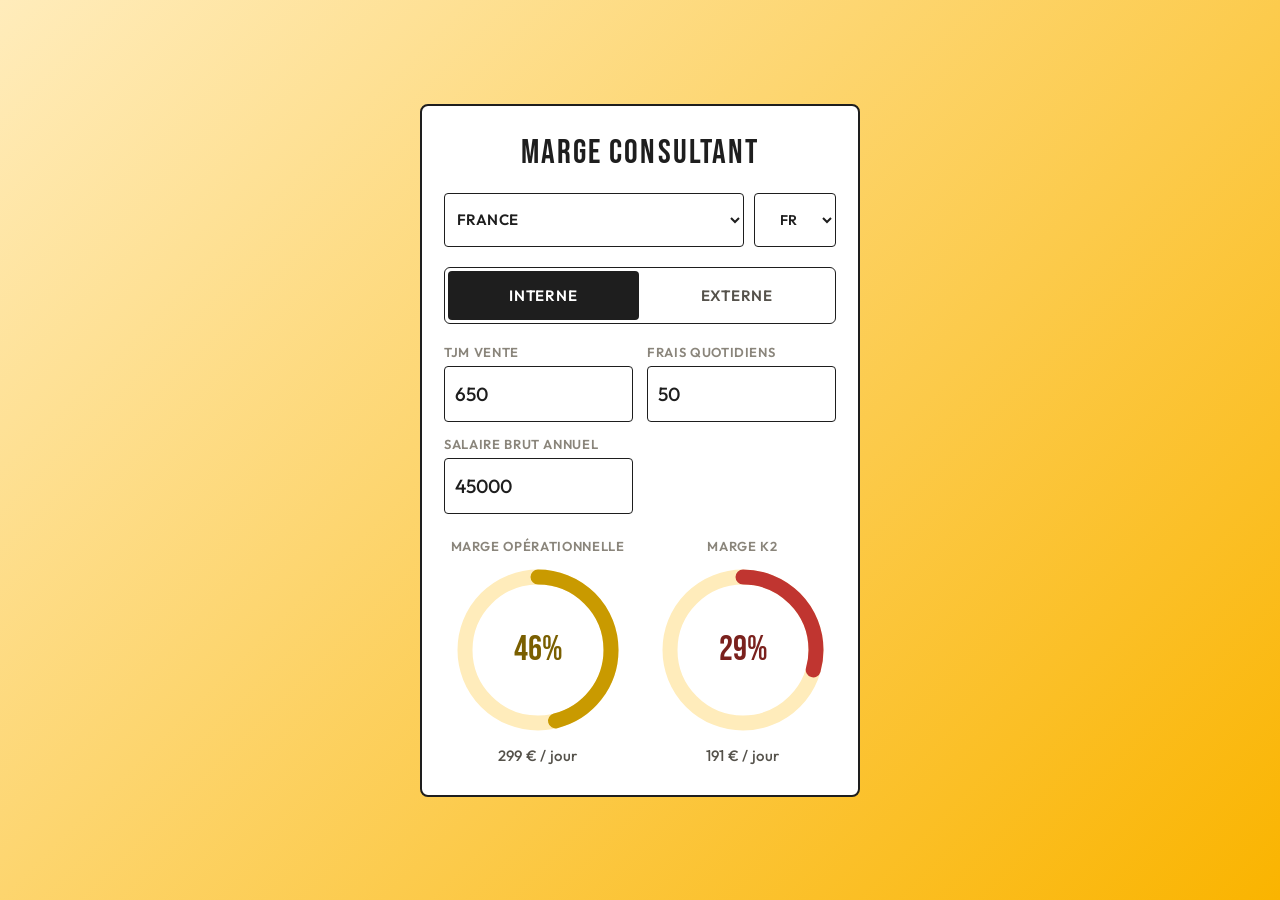
<file: index.html>
<!DOCTYPE html>
<html lang="fr">
<head>
<meta charset="UTF-8">
<meta name="viewport" content="width=device-width, initial-scale=1.0">
<title id="page-title">Marge consultant</title>
<link rel="icon" type="image/png" sizes="32x32" href="favicon-32x32.png">
<link rel="icon" type="image/png" sizes="16x16" href="favicon-16x16.png">
<link rel="apple-touch-icon" href="apple-touch-icon.png">
<meta name="apple-mobile-web-app-capable" content="yes">
<meta name="apple-mobile-web-app-title" content="Marge">
<link rel="preconnect" href="https://fonts.googleapis.com">
<link rel="preconnect" href="https://fonts.gstatic.com" crossorigin>
<link href="https://fonts.googleapis.com/css2?family=Bebas+Neue&family=Outfit:wght@400;500;600;700&display=swap" rel="stylesheet" media="print" onload="this.media='all'">
<link rel="stylesheet" href="style.css">
</head>
<body>

<div class="app-card">

  <h1 id="brand-title" class="brand-title">Marge consultant</h1>

  <div class="top-row">
    <select id="country" class="select">
      <option value="fr" data-cm="1.47" data-awd="220">France</option>
      <option value="es" data-cm="1.34" data-awd="220">Espagne</option>
      <option value="it" data-cm="1.40" data-awd="220">Italie</option>
      <option value="ch" data-cm="1.18" data-awd="230">Suisse</option>
      <option value="be" data-cm="1.41" data-awd="230">Belgique et Lux</option>
    </select>
    <select id="lang" class="select lang-select">
      <option value="fr">FR</option>
      <option value="en">EN</option>
      <option value="it">IT</option>
      <option value="es">ES</option>
    </select>
  </div>

  <div id="seg" class="segmented">
    <button type="button" data-value="internal">Interne</button>
    <button type="button" data-value="external">Externe</button>
  </div>

  <div id="seg-ext-mode" class="segmented sub-segmented" hidden>
    <button type="button" data-value="portage">Portage salarial</button>
    <button type="button" data-value="freelance">Freelance</button>
  </div>

  <div class="fields-grid">
    <div class="field">
      <label id="lbl-sales">TJM vente</label>
      <input id="sales" type="number" min="0" step="1" inputmode="decimal">
    </div>
    <div class="field">
      <label id="lbl-dly">Frais quotidiens</label>
      <input id="dlycost" type="number" min="0" step="1" inputmode="decimal">
    </div>
    <div class="field field-internal">
      <label id="lbl-salary">Salaire brut annuel</label>
      <input id="salary" type="number" min="0" step="100" inputmode="decimal">
    </div>
    <div class="field field-external">
      <label id="lbl-purchase">TJM achat</label>
      <input id="purchase" type="number" min="0" step="1" inputmode="decimal">
    </div>
  </div>

  <div class="result">
    <div class="gauge-block" id="gauge-block-op">
      <span class="gauge-label" id="lbl-margin-op">Marge opérationnelle</span>
      <svg width="176" height="176" viewBox="0 0 176 176">
        <circle cx="88" cy="88" r="73" fill="none" stroke-width="15" class="gauge-track"></circle>
        <circle id="ring-op" cx="88" cy="88" r="73" fill="none" stroke-width="15" stroke-linecap="round" transform="rotate(-90 88 88)"></circle>
        <text id="pct-op" x="88" y="98" text-anchor="middle" font-size="35">0%</text>
      </svg>
      <span id="val-op" class="margin-value">0 € / jour</span>
    </div>
    <div class="gauge-block" id="gauge-block-k2" hidden>
      <span class="gauge-label" id="lbl-margin-k2">Marge K2</span>
      <svg width="176" height="176" viewBox="0 0 176 176">
        <circle cx="88" cy="88" r="73" fill="none" stroke-width="15" class="gauge-track"></circle>
        <circle id="ring-k2" cx="88" cy="88" r="73" fill="none" stroke-width="15" stroke-linecap="round" transform="rotate(-90 88 88)"></circle>
        <text id="pct-k2" x="88" y="98" text-anchor="middle" font-size="35">0%</text>
      </svg>
      <span id="val-k2" class="margin-value">0 € / jour</span>
    </div>
  </div>

</div>

<script src="app.js"></script>
</body>
</html>
</file>
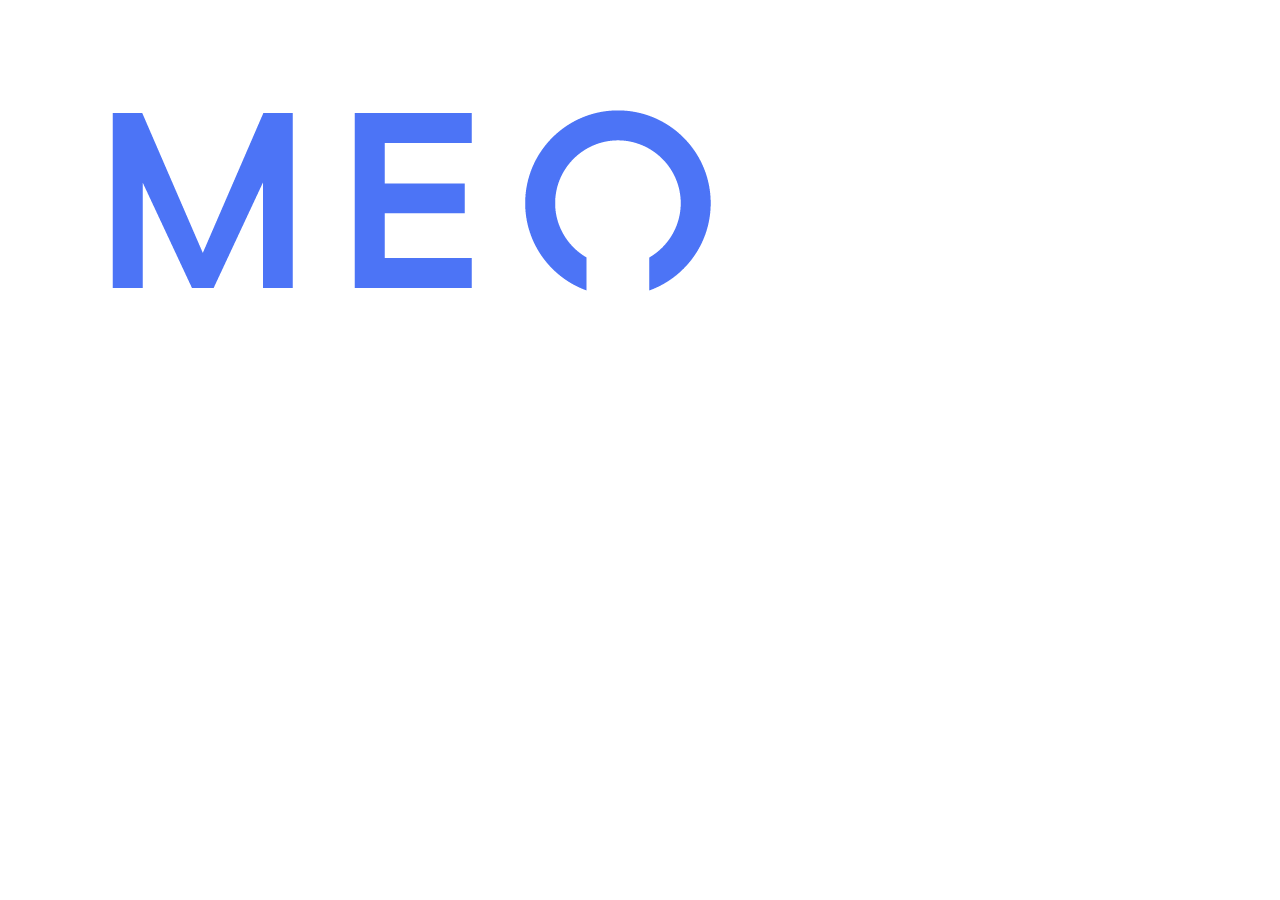
<file: _crop-analyze.html>
<!DOCTYPE html>
<html>
<head><meta charset="UTF-8"></head>
<body>
<img id="src" src="_meo-source.png" crossorigin="anonymous">
<canvas id="cv"></canvas>
<script>
window.analyze = function() {
  var img = document.getElementById('src');
  var cv = document.getElementById('cv');
  cv.width = img.naturalWidth;
  cv.height = img.naturalHeight;
  var ctx = cv.getContext('2d');
  ctx.drawImage(img, 0, 0);
  var w = cv.width, h = cv.height;
  var data = ctx.getImageData(0, 0, w, h).data;

  function colHasInk(x) {
    for (var y = 0; y < h; y++) {
      var i = (y * w + x) * 4;
      var r = data[i], g = data[i+1], b = data[i+2], a = data[i+3];
      if (a > 10 && !(r > 245 && g > 245 && b > 245)) return true;
    }
    return false;
  }

  var colInk = [];
  for (var x = 0; x < w; x++) colInk.push(colHasInk(x));

  var segments = [];
  var inSeg = false, segStart = 0;
  for (var x = 0; x < w; x++) {
    if (colInk[x] && !inSeg) { inSeg = true; segStart = x; }
    if (!colInk[x] && inSeg) { inSeg = false; segments.push([segStart, x - 1]); }
  }
  if (inSeg) segments.push([segStart, w - 1]);

  return JSON.stringify({ width: w, height: h, segments: segments });
};
</script>
</body>
</html>
</file>
<file: style.css>
:root {
  --luca-yellow: #fab400;
  --luca-yellow-light: #ffecbb;
  --luca-black: #1e1e1e;
  --luca-white: #ffffff;

  --page-grad-start: var(--luca-yellow-light);
  --page-grad-end: var(--luca-yellow);
  --card-bg: var(--luca-white);
  --inner-bg: var(--luca-white);
  --ink: var(--luca-black);
  --ink-secondary: #55524b;
  --ink-muted: #8a857b;
  --border-ink: var(--luca-black);
  --accent: var(--luca-yellow);
  --track: var(--luca-yellow-light);
  --green-stroke: #2f7a3d;
  --green-text: #1f5229;
  --yellow-stroke: #c99a00;
  --yellow-text: #7a5f00;
  --orange-stroke: #d1661a;
  --orange-text: #8a3f10;
  --red-stroke: #c03530;
  --red-text: #7a211d;
}

@media (prefers-color-scheme: dark) {
  :root {
    --page-grad-start: #2a2200;
    --page-grad-end: #4a3b00;
    --card-bg: #1e1e1e;
    --inner-bg: #1e1e1e;
    --ink: #f5f2ea;
    --ink-secondary: #cfc9ba;
    --ink-muted: #948e7d;
    --border-ink: var(--luca-yellow);
    --track: #3a3320;
    --green-stroke: #4caf5f;
    --green-text: #8fe39c;
    --yellow-stroke: #e6b800;
    --yellow-text: #ffd54a;
    --orange-stroke: #ef8a3d;
    --orange-text: #ffb673;
    --red-stroke: #e35b56;
    --red-text: #ff8b86;
  }
}

* {
  box-sizing: border-box;
}

[hidden] {
  display: none !important;
}

body {
  margin: 0;
  min-height: 100vh;
  min-height: 100dvh;
  display: flex;
  justify-content: center;
  align-items: center;
  padding: 24px 12px;
  background: linear-gradient(135deg, var(--page-grad-start) 0%, var(--page-grad-end) 100%);
  font-family: "Outfit", system-ui, -apple-system, "Segoe UI", Roboto, Helvetica, Arial, sans-serif;
  color: var(--ink);
}

.app-card {
  width: 100%;
  max-width: 440px;
  background: var(--card-bg);
  border: 2px solid var(--border-ink);
  border-radius: 8px;
  padding: 26px 22px 30px;
  display: flex;
  flex-direction: column;
  gap: 20px;
}

.brand-title {
  margin: 0;
  font-family: "Bebas Neue", "Outfit", sans-serif;
  font-weight: 400;
  font-size: 34px;
  letter-spacing: 0.06em;
  text-transform: uppercase;
  text-align: center;
  color: var(--ink);
}

.top-row {
  display: flex;
  gap: 10px;
}

.select {
  height: 54px;
  border-radius: 4px;
  border: 1.5px solid var(--border-ink);
  background: var(--inner-bg);
  color: var(--ink);
  font-family: "Outfit", sans-serif;
  font-size: 15px;
  font-weight: 600;
  letter-spacing: 0.03em;
  text-transform: uppercase;
  padding: 0 8px;
}

.select:focus {
  outline: 2px solid var(--accent);
  outline-offset: 1px;
}

.top-row .select:first-child {
  flex: 1.6;
  min-width: 0;
}

.lang-select {
  width: 82px;
  font-size: 14px;
  padding: 0 4px;
  text-align: center;
}

.segmented {
  display: flex;
  background: transparent;
  border: 1.5px solid var(--border-ink);
  border-radius: 6px;
  padding: 3px;
  gap: 3px;
}

.segmented button {
  flex: 1;
  border: none;
  border-radius: 4px;
  padding: 15px 0;
  font-family: "Outfit", sans-serif;
  font-size: 15px;
  font-weight: 600;
  letter-spacing: 0.05em;
  text-transform: uppercase;
  cursor: pointer;
  background: transparent;
  color: var(--ink-secondary);
}

.segmented button.active {
  background: var(--ink);
  color: var(--card-bg);
}

.sub-segmented {
  border-color: var(--ink-muted);
  margin-top: -8px;
}

.sub-segmented button {
  font-size: 13px;
  padding: 10px 0;
}

.sub-segmented button.active {
  background: var(--accent);
  color: var(--ink);
}

.fields-grid {
  display: grid;
  grid-template-columns: 1fr 1fr;
  gap: 14px;
}

.field label {
  font-family: "Outfit", sans-serif;
  font-size: 13px;
  font-weight: 600;
  letter-spacing: 0.05em;
  text-transform: uppercase;
  color: var(--ink-muted);
  display: block;
  margin-bottom: 6px;
}

.field input {
  width: 100%;
  height: 56px;
  border-radius: 4px;
  border: 1.5px solid var(--border-ink);
  background: var(--inner-bg);
  color: var(--ink);
  font-family: "Outfit", sans-serif;
  font-size: 19px;
  font-weight: 500;
  padding: 0 10px;
}

.field input:focus {
  outline: 2px solid var(--accent);
  outline-offset: 1px;
}

.field-internal,
.field-external {
  display: none;
}

.result {
  display: flex;
  justify-content: center;
  gap: 18px;
  padding-top: 4px;
}

.gauge-block {
  flex: 1;
  max-width: 205px;
  display: flex;
  flex-direction: column;
  align-items: center;
  gap: 8px;
}

.gauge-label {
  font-family: "Outfit", sans-serif;
  font-size: 13px;
  font-weight: 600;
  letter-spacing: 0.05em;
  text-transform: uppercase;
  color: var(--ink-muted);
  text-align: center;
}

.gauge-track {
  stroke: var(--track);
}

.gauge-block svg text {
  fill: var(--ink);
  font-family: "Bebas Neue", "Outfit", sans-serif;
  font-weight: 400;
}

.margin-value {
  font-family: "Outfit", sans-serif;
  font-size: 15px;
  font-weight: 500;
  letter-spacing: 0.02em;
  color: var(--ink-secondary);
  text-align: center;
}

@media (max-width: 380px) {
  .app-card {
    border-radius: 6px;
    padding: 22px 16px 26px;
  }

  .result {
    gap: 10px;
  }

  .gauge-block svg {
    width: 145px;
    height: 145px;
  }
}
</file>
